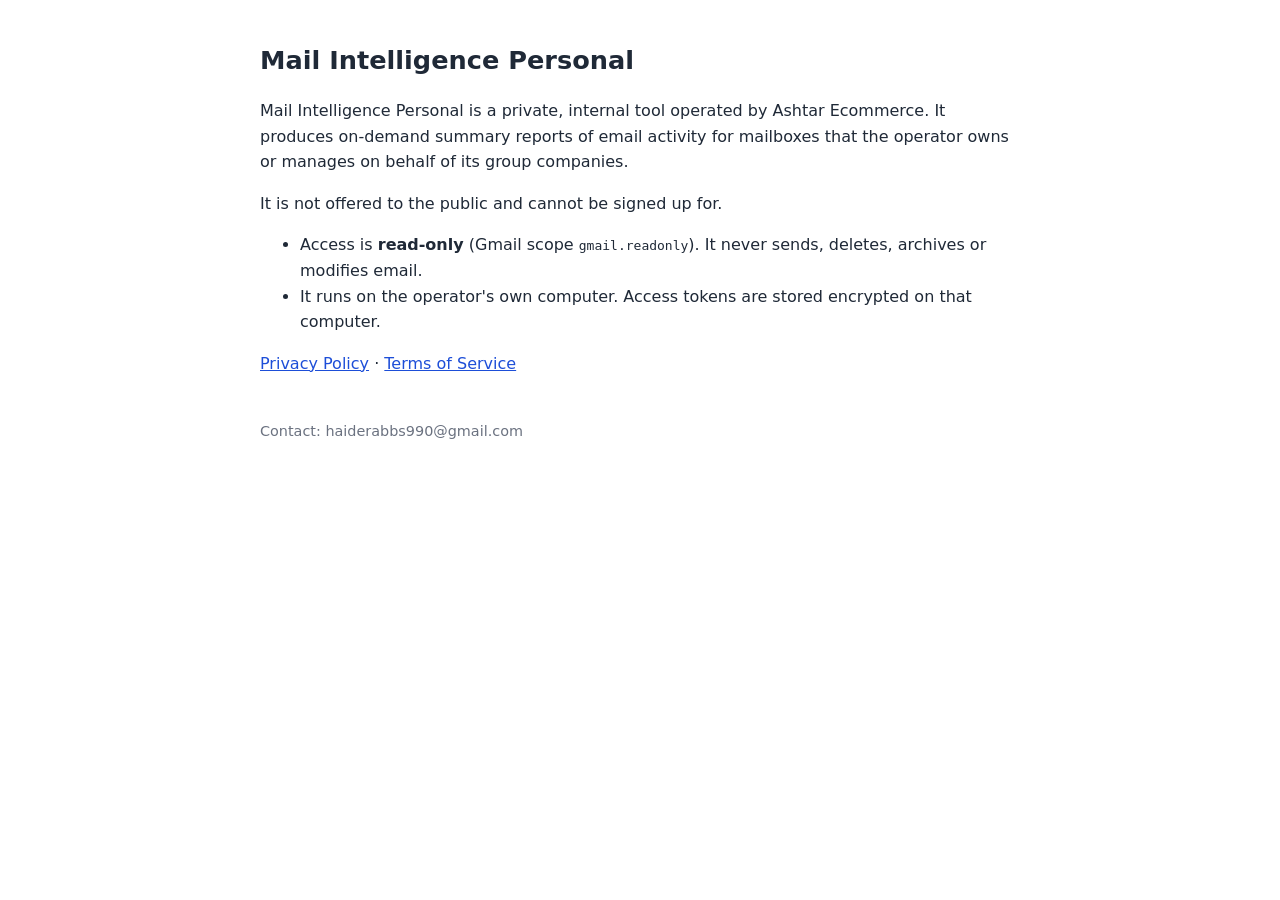
<file: index.html>
<!doctype html><html lang="en"><head><meta charset="utf-8"><meta name="viewport" content="width=device-width,initial-scale=1">
<title>Mail Intelligence Personal</title><link rel="stylesheet" href="_style.css"></head><body>
<h1>Mail Intelligence Personal</h1>
<p>Mail Intelligence Personal is a private, internal tool operated by Ashtar Ecommerce. It produces on-demand summary reports of email activity for mailboxes that the operator owns or manages on behalf of its group companies.</p>
<p>It is not offered to the public and cannot be signed up for.</p>
<ul><li>Access is <strong>read-only</strong> (Gmail scope <code>gmail.readonly</code>). It never sends, deletes, archives or modifies email.</li>
<li>It runs on the operator's own computer. Access tokens are stored encrypted on that computer.</li></ul>
<p><a href="privacy.html">Privacy Policy</a> · <a href="terms.html">Terms of Service</a></p>
<footer>Contact: haiderabbs990@gmail.com</footer></body></html>
</file>
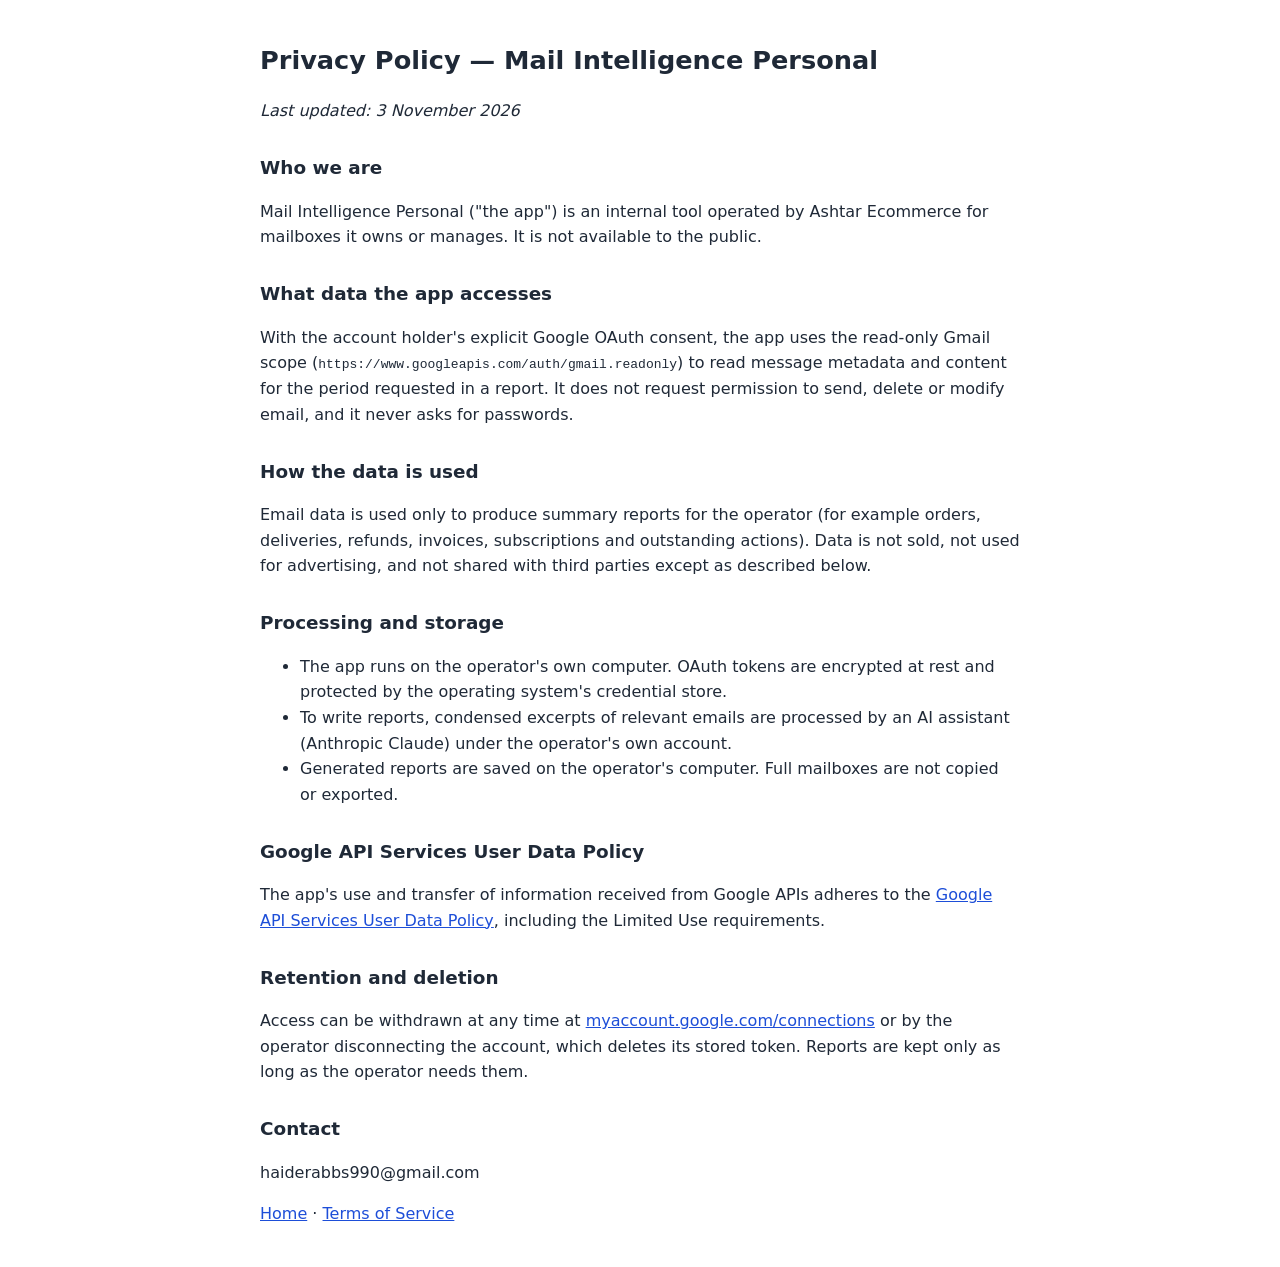
<file: privacy.html>
<!doctype html><html lang="en"><head><meta charset="utf-8"><meta name="viewport" content="width=device-width,initial-scale=1">
<title>Privacy Policy</title><link rel="stylesheet" href="_style.css"></head><body>
<h1>Privacy Policy — Mail Intelligence Personal</h1>
<p><em>Last updated: 3 November 2026</em></p>
<h2>Who we are</h2>
<p>Mail Intelligence Personal ("the app") is an internal tool operated by Ashtar Ecommerce for mailboxes it owns or manages. It is not available to the public.</p>
<h2>What data the app accesses</h2>
<p>With the account holder's explicit Google OAuth consent, the app uses the read-only Gmail scope (<code>https://www.googleapis.com/auth/gmail.readonly</code>) to read message metadata and content for the period requested in a report. It does not request permission to send, delete or modify email, and it never asks for passwords.</p>
<h2>How the data is used</h2>
<p>Email data is used only to produce summary reports for the operator (for example orders, deliveries, refunds, invoices, subscriptions and outstanding actions). Data is not sold, not used for advertising, and not shared with third parties except as described below.</p>
<h2>Processing and storage</h2>
<ul><li>The app runs on the operator's own computer. OAuth tokens are encrypted at rest and protected by the operating system's credential store.</li>
<li>To write reports, condensed excerpts of relevant emails are processed by an AI assistant (Anthropic Claude) under the operator's own account.</li>
<li>Generated reports are saved on the operator's computer. Full mailboxes are not copied or exported.</li></ul>
<h2>Google API Services User Data Policy</h2>
<p>The app's use and transfer of information received from Google APIs adheres to the <a href="https://developers.google.com/terms/api-services-user-data-policy">Google API Services User Data Policy</a>, including the Limited Use requirements.</p>
<h2>Retention and deletion</h2>
<p>Access can be withdrawn at any time at <a href="https://myaccount.google.com/connections">myaccount.google.com/connections</a> or by the operator disconnecting the account, which deletes its stored token. Reports are kept only as long as the operator needs them.</p>
<h2>Contact</h2>
<p>haiderabbs990@gmail.com</p>
<p><a href="index.html">Home</a> · <a href="terms.html">Terms of Service</a></p></body></html>
</file>
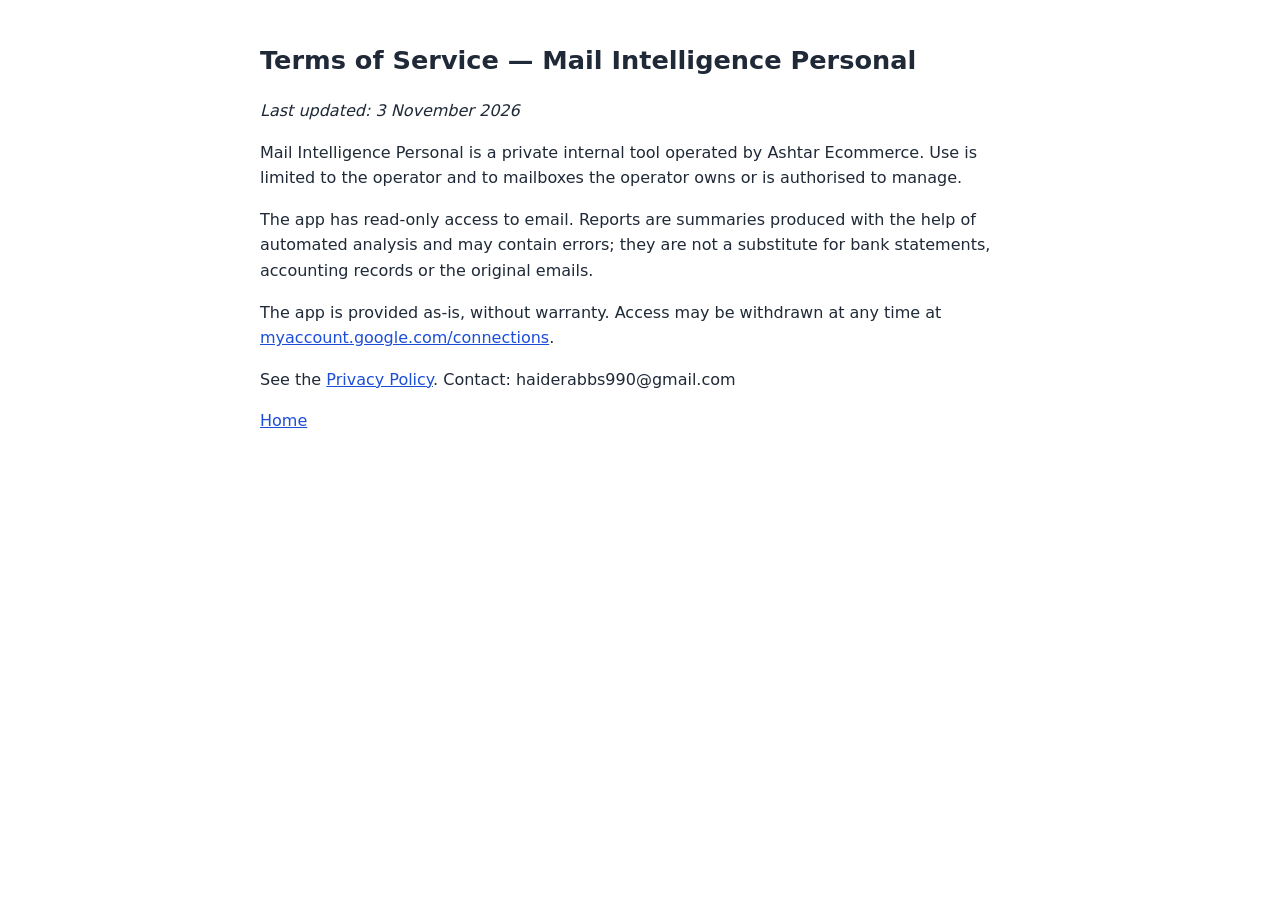
<file: terms.html>
<!doctype html><html lang="en"><head><meta charset="utf-8"><meta name="viewport" content="width=device-width,initial-scale=1">
<title>Terms of Service</title><link rel="stylesheet" href="_style.css"></head><body>
<h1>Terms of Service — Mail Intelligence Personal</h1>
<p><em>Last updated: 3 November 2026</em></p>
<p>Mail Intelligence Personal is a private internal tool operated by Ashtar Ecommerce. Use is limited to the operator and to mailboxes the operator owns or is authorised to manage.</p>
<p>The app has read-only access to email. Reports are summaries produced with the help of automated analysis and may contain errors; they are not a substitute for bank statements, accounting records or the original emails.</p>
<p>The app is provided as-is, without warranty. Access may be withdrawn at any time at <a href="https://myaccount.google.com/connections">myaccount.google.com/connections</a>.</p>
<p>See the <a href="privacy.html">Privacy Policy</a>. Contact: haiderabbs990@gmail.com</p>
<p><a href="index.html">Home</a></p></body></html>
</file>
<file: _style.css>
body{font-family:system-ui,Segoe UI,Arial,sans-serif;max-width:760px;margin:40px auto;padding:0 16px;line-height:1.6;color:#1f2937;background:#fff}
h1{font-size:1.6rem}h2{font-size:1.15rem;margin-top:1.6em}a{color:#1d4ed8}footer{margin-top:3em;font-size:.9rem;color:#6b7280}
</file>
